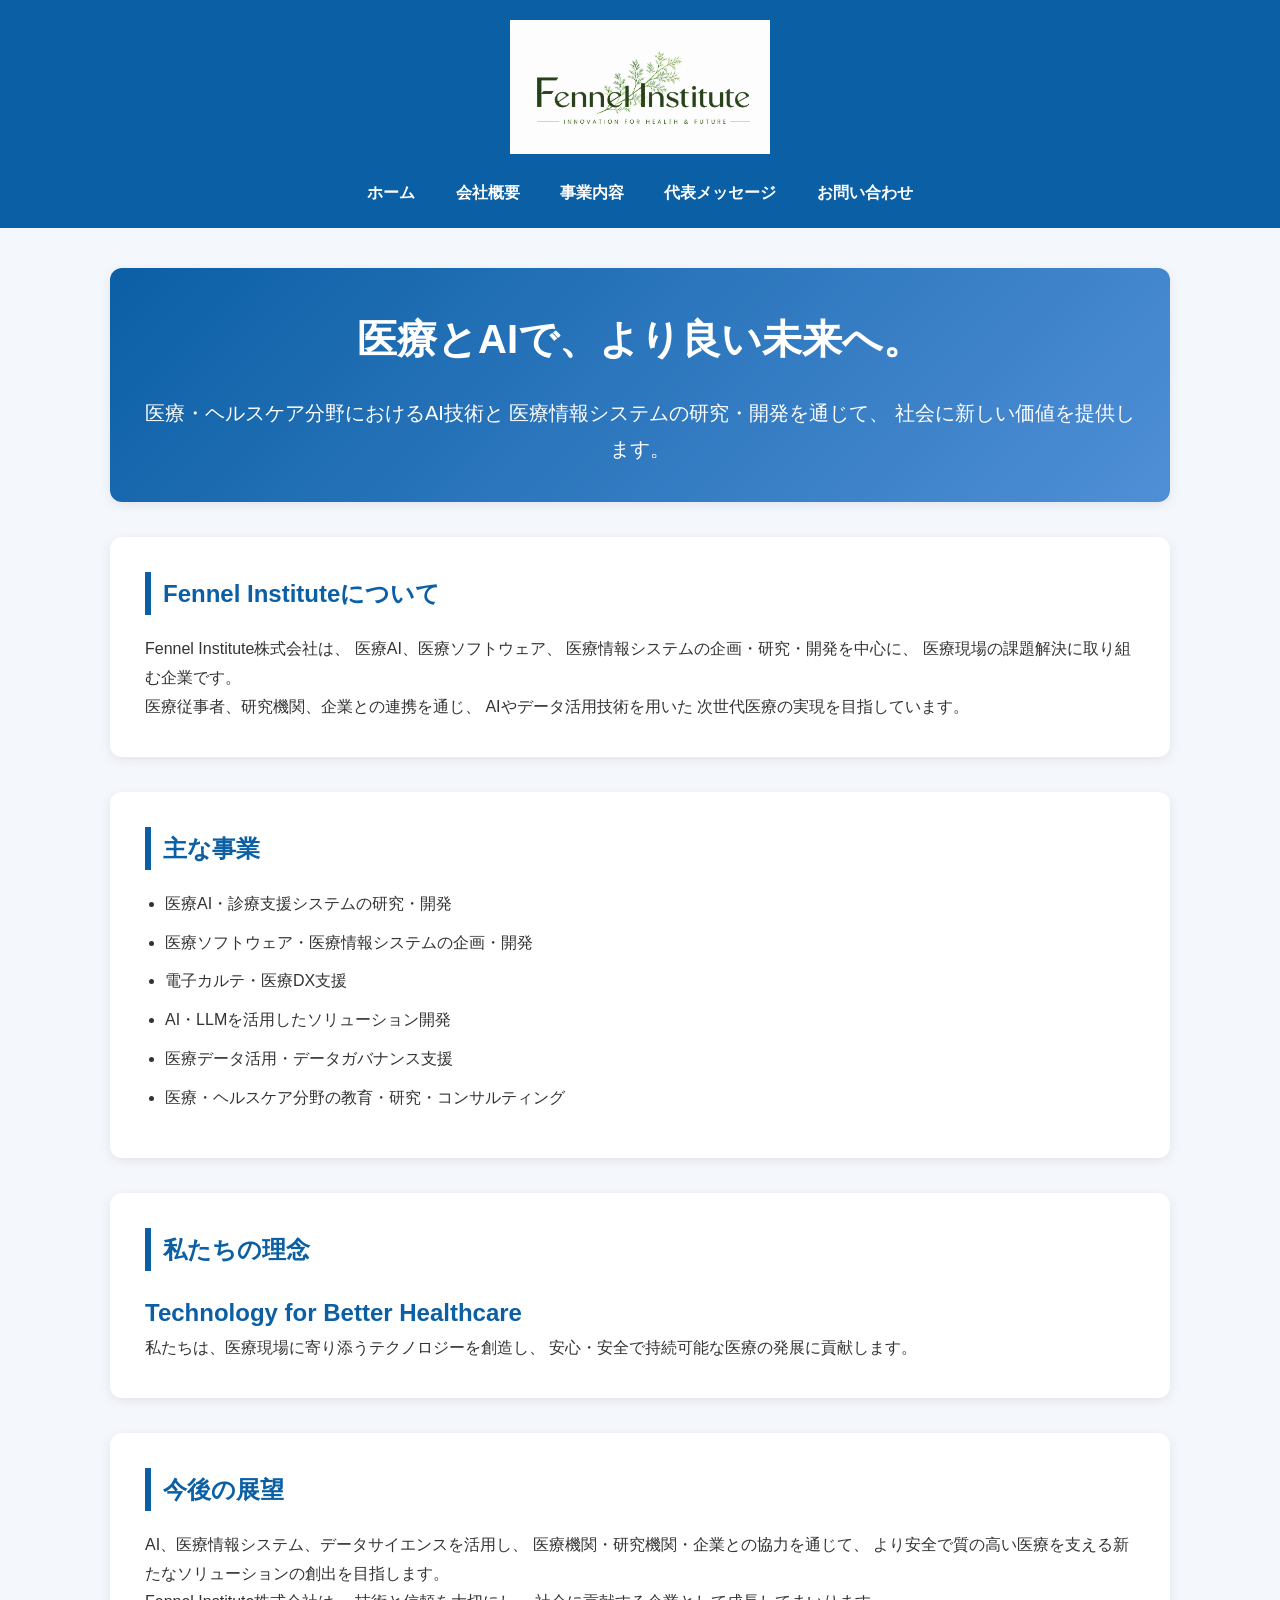
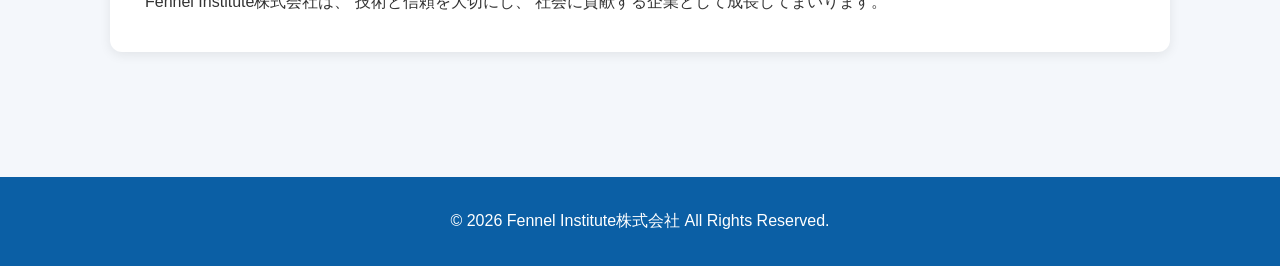
<file: index.html>
<!DOCTYPE html>
<html lang="ja">
<head>
    <meta charset="UTF-8">
    <meta name="viewport" content="width=device-width, initial-scale=1.0">
    <title>Fennel Institute株式会社</title>
    <meta name="description" content="Fennel Institute株式会社は、医療AI・医療ソフトウェア・医療情報システムの研究開発を行う企業です。">
    <link rel="stylesheet" href="style.css">
</head>

<body>

<header>

    <img src="logo.png" alt="Fennel Institute株式会社 ロゴ" class="logo">

    <nav>
        <a href="index.html">ホーム</a>
        <a href="company.html">会社概要</a>
        <a href="business.html">事業内容</a>
        <a href="message.html">代表メッセージ</a>
        <a href="contact.html">お問い合わせ</a>
    </nav>

</header>

<main>

<section class="hero">

    <h1>医療とAIで、より良い未来へ。</h1>

    <p>
        医療・ヘルスケア分野におけるAI技術と
        医療情報システムの研究・開発を通じて、
        社会に新しい価値を提供します。
    </p>

</section>

<section>

    <h2>Fennel Instituteについて</h2>

    <p>
        Fennel Institute株式会社は、
        医療AI、医療ソフトウェア、
        医療情報システムの企画・研究・開発を中心に、
        医療現場の課題解決に取り組む企業です。
    </p>

    <p>
        医療従事者、研究機関、企業との連携を通じ、
        AIやデータ活用技術を用いた
        次世代医療の実現を目指しています。
    </p>

</section>

<section>

    <h2>主な事業</h2>

    <ul>
        <li>医療AI・診療支援システムの研究・開発</li>
        <li>医療ソフトウェア・医療情報システムの企画・開発</li>
        <li>電子カルテ・医療DX支援</li>
        <li>AI・LLMを活用したソリューション開発</li>
        <li>医療データ活用・データガバナンス支援</li>
        <li>医療・ヘルスケア分野の教育・研究・コンサルティング</li>
    </ul>

</section>

<section>

    <h2>私たちの理念</h2>

    <p style="font-size:24px;font-weight:bold;color:#0b5fa5;">
        Technology for Better Healthcare
    </p>

    <p>
        私たちは、医療現場に寄り添うテクノロジーを創造し、
        安心・安全で持続可能な医療の発展に貢献します。
    </p>

</section>

<section>

    <h2>今後の展望</h2>

    <p>
        AI、医療情報システム、データサイエンスを活用し、
        医療機関・研究機関・企業との協力を通じて、
        より安全で質の高い医療を支える新たなソリューションの創出を目指します。
    </p>

    <p>
        Fennel Institute株式会社は、
        技術と信頼を大切にし、
        社会に貢献する企業として成長してまいります。
    </p>

</section>

</main>

<footer>

    <p>&copy; 2026 Fennel Institute株式会社 All Rights Reserved.</p>

</footer>

</body>
</html>
</file>
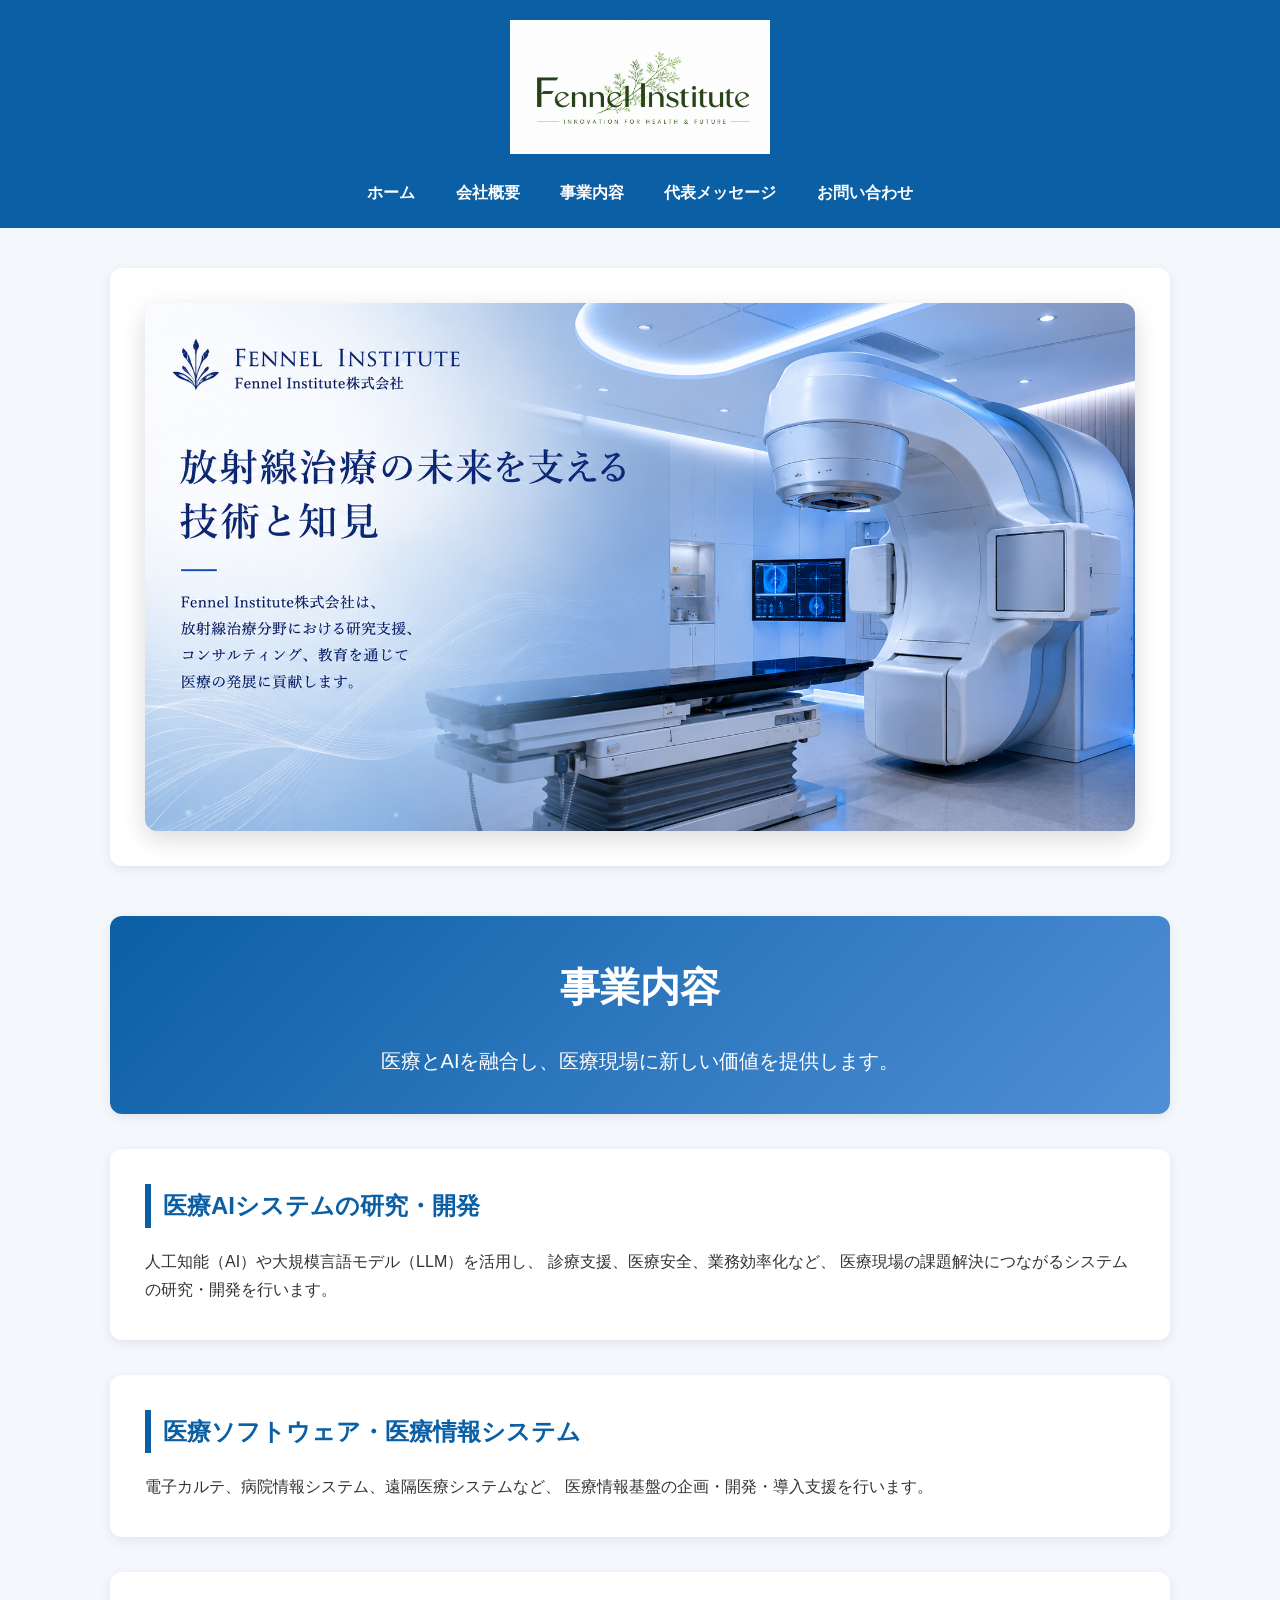
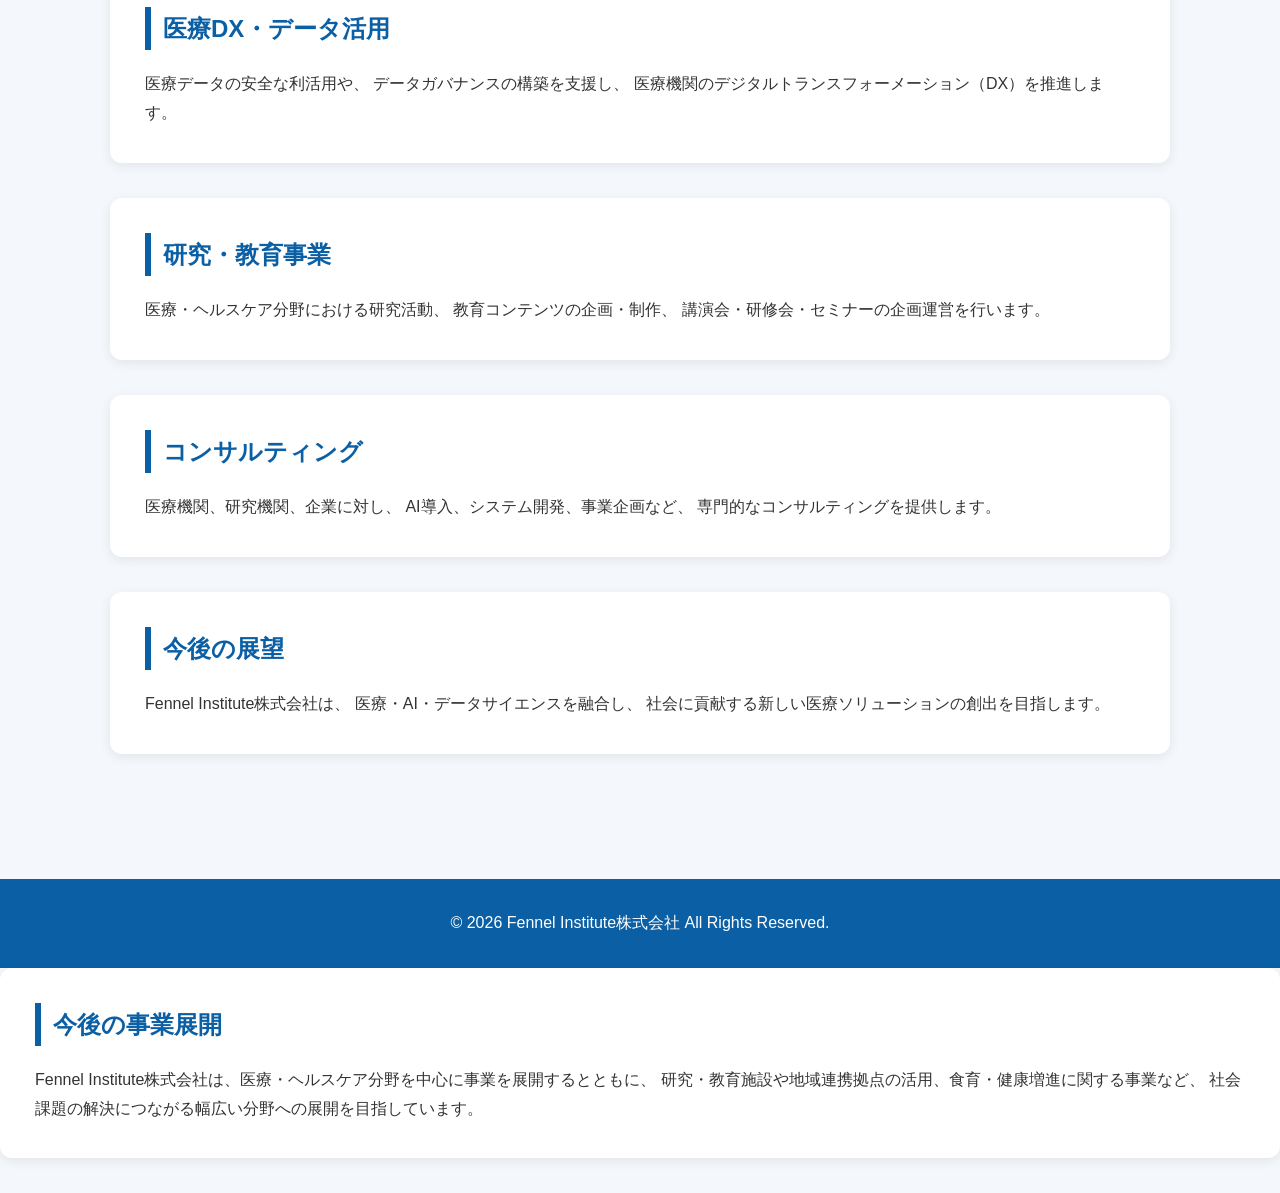
<file: business.html>
<!DOCTYPE html>
<html lang="ja">

<head>
    <meta charset="UTF-8">
    <meta name="viewport" content="width=device-width, initial-scale=1.0">
    <title>事業内容 | Fennel Institute株式会社</title>

    <link rel="stylesheet" href="style.css">
</head>

<body>

<header>

    <img src="logo.png" alt="Fennel Institute株式会社 ロゴ" class="logo">

    <nav>
        <a href="index.html">ホーム</a>
        <a href="company.html">会社概要</a>
        <a href="business.html">事業内容</a>
        <a href="message.html">代表メッセージ</a>
        <a href="contact.html">お問い合わせ</a>
    </nav>

</header>

<main>
    <section class="business-hero">
    <img src="radiotherapy-banner.png"
         alt="放射線治療分野の研究・コンサルティング">
</section>

<section class="hero">

<h1>事業内容</h1>

<p>
医療とAIを融合し、医療現場に新しい価値を提供します。
</p>

</section>

<section>

<h2>医療AIシステムの研究・開発</h2>

<p>

人工知能（AI）や大規模言語モデル（LLM）を活用し、
診療支援、医療安全、業務効率化など、
医療現場の課題解決につながるシステムの研究・開発を行います。

</p>

</section>

<section>

<h2>医療ソフトウェア・医療情報システム</h2>

<p>

電子カルテ、病院情報システム、遠隔医療システムなど、
医療情報基盤の企画・開発・導入支援を行います。

</p>

</section>

<section>

<h2>医療DX・データ活用</h2>

<p>

医療データの安全な利活用や、
データガバナンスの構築を支援し、
医療機関のデジタルトランスフォーメーション（DX）を推進します。

</p>

</section>

<section>

<h2>研究・教育事業</h2>

<p>

医療・ヘルスケア分野における研究活動、
教育コンテンツの企画・制作、
講演会・研修会・セミナーの企画運営を行います。

</p>

</section>

<section>

<h2>コンサルティング</h2>

<p>

医療機関、研究機関、企業に対し、
AI導入、システム開発、事業企画など、
専門的なコンサルティングを提供します。

</p>

</section>

<section>

<h2>今後の展望</h2>

<p>

Fennel Institute株式会社は、
医療・AI・データサイエンスを融合し、
社会に貢献する新しい医療ソリューションの創出を目指します。

</p>

</section>

</main>

<footer>

<p>&copy; 2026 Fennel Institute株式会社 All Rights Reserved.</p>

</footer>

</body>

</html>

<section>

<h2>今後の事業展開</h2>

<p>

Fennel Institute株式会社は、医療・ヘルスケア分野を中心に事業を展開するとともに、
研究・教育施設や地域連携拠点の活用、食育・健康増進に関する事業など、
社会課題の解決につながる幅広い分野への展開を目指しています。

</p>

</section>
</file>
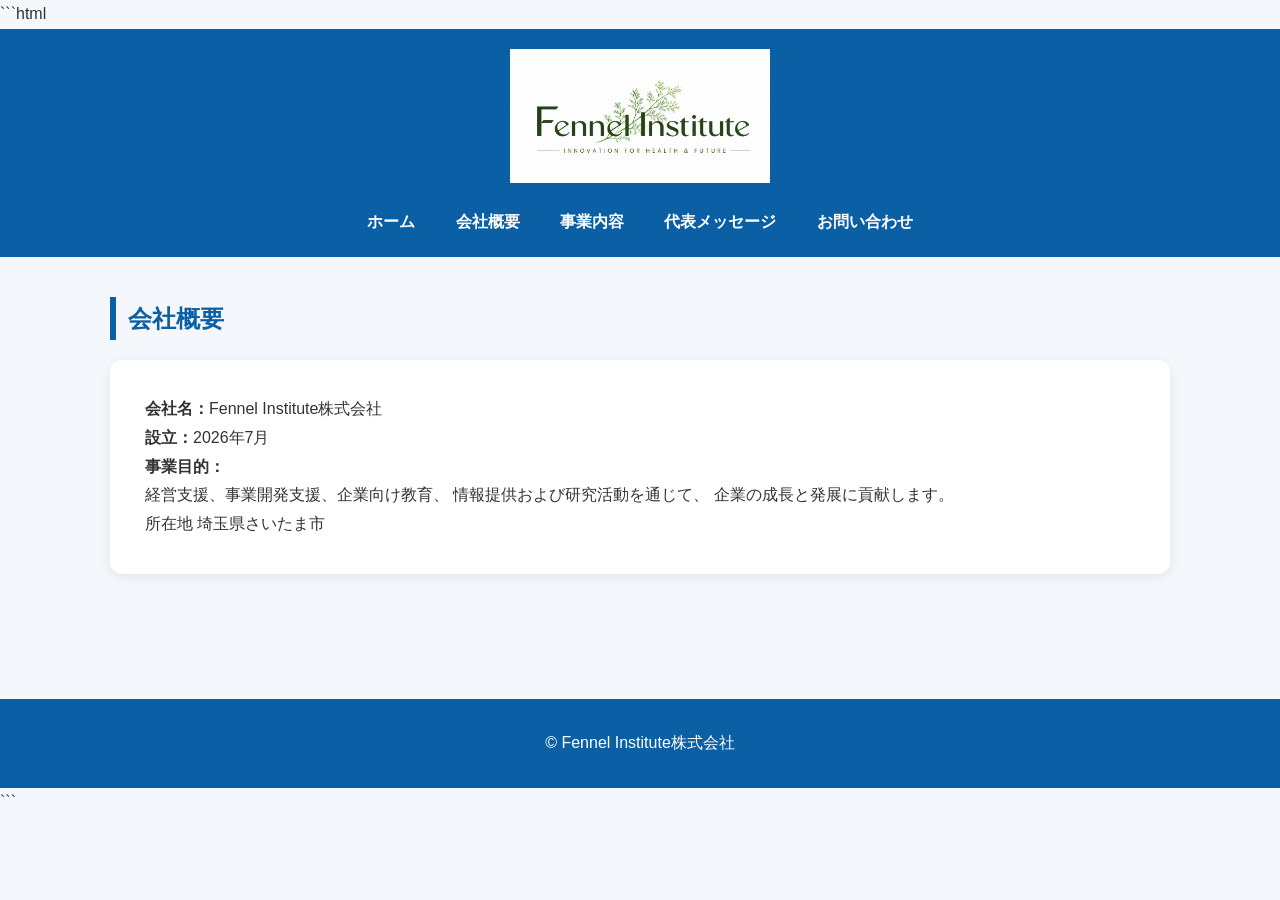
<file: company.html>
```html
<!DOCTYPE html>
<html lang="ja">

<head>
<meta charset="UTF-8">
<meta name="viewport" content="width=device-width, initial-scale=1.0">

<title>会社概要 | Fennel Institute株式会社</title>
<link rel="stylesheet" href="style.css">

</head>

<body>

<header>

<img src="logo.png" alt="Fennel Institute株式会社 ロゴ" class="logo">

<nav>
<a href="index.html">ホーム</a>
<a href="company.html">会社概要</a>
<a href="business.html">事業内容</a>
<a href="message.html">代表メッセージ</a>
<a href="contact.html">お問い合わせ</a>
</nav>

</header>


<main>

<h2>会社概要</h2>

<section class="company">

<p><strong>会社名：</strong>Fennel Institute株式会社</p>

<p><strong>設立：</strong>2026年7月</p>

<p><strong>事業目的：</strong><br>
経営支援、事業開発支援、企業向け教育、
情報提供および研究活動を通じて、
企業の成長と発展に貢献します。
</p>

<tr>
  <th>所在地</th>
  <td>埼玉県さいたま市</td>
</tr>
</p>

</section>

</main>


<footer>

<p>© Fennel Institute株式会社</p>

</footer>

</body>
</html>
```
</file>
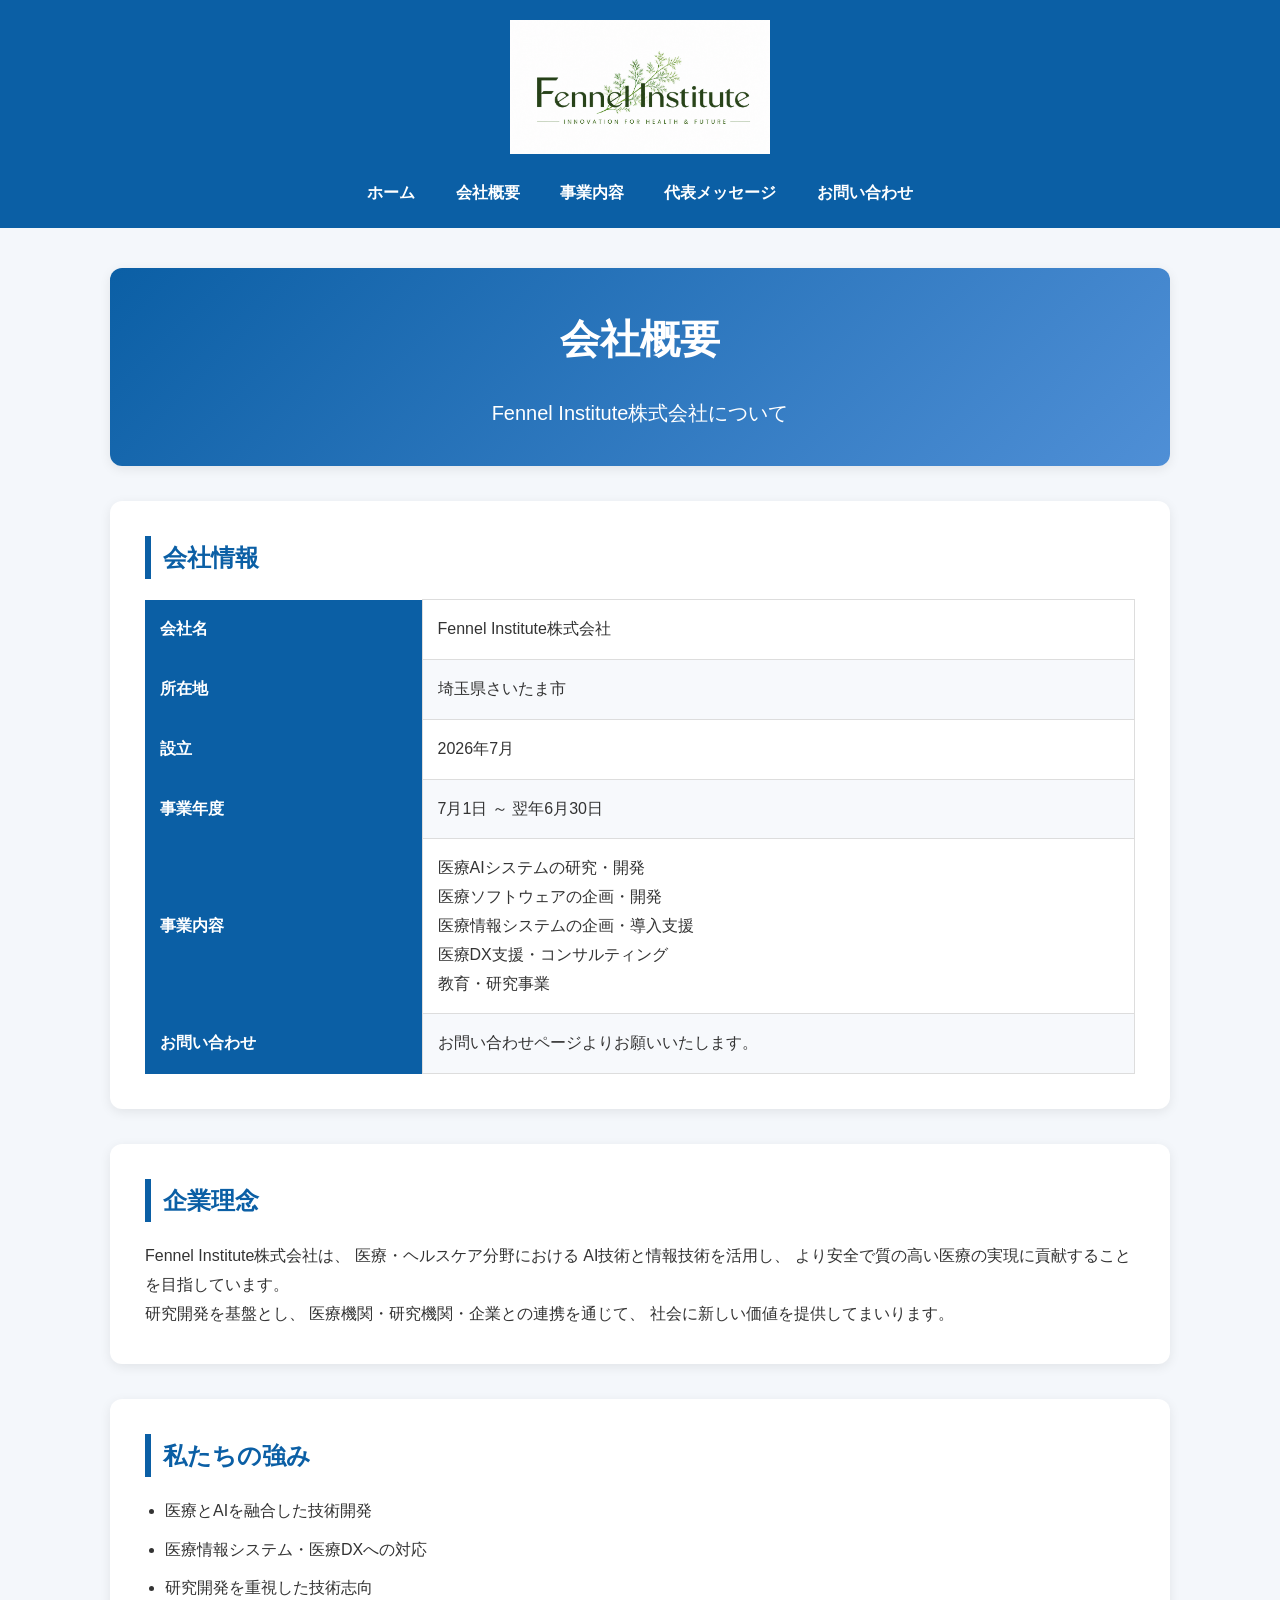
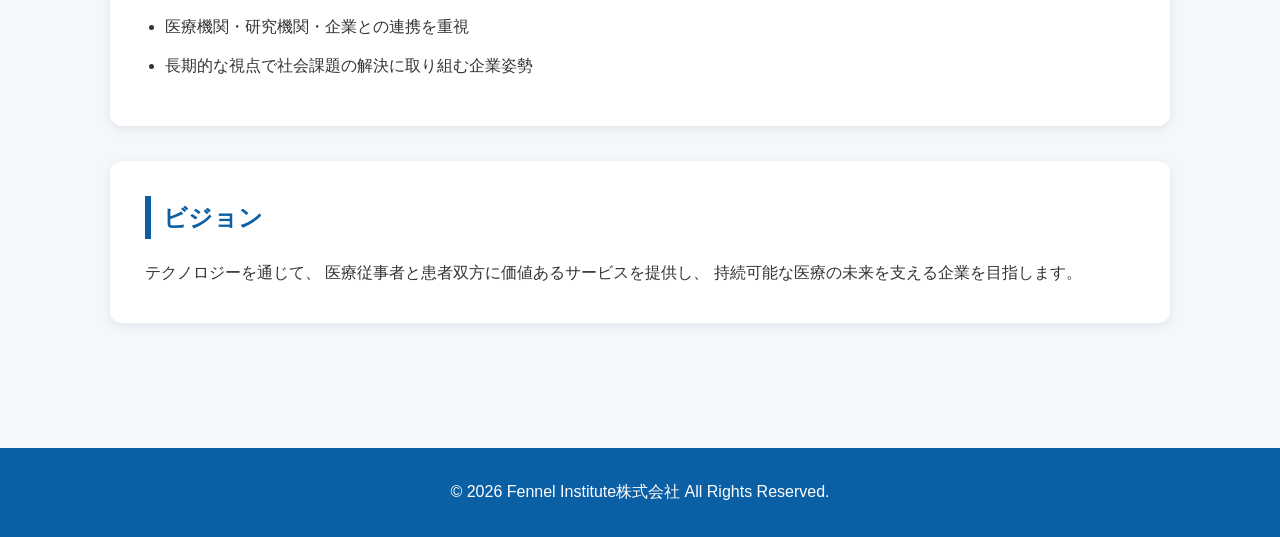
<file: contact.html>
<!DOCTYPE html>
<html lang="ja">

<head>
    <meta charset="UTF-8">
    <meta name="viewport" content="width=device-width, initial-scale=1.0">

    <title>会社概要 | Fennel Institute株式会社</title>

    <link rel="stylesheet" href="style.css">
</head>

<body>

<header>

    <img src="logo.png" alt="Fennel Institute株式会社 ロゴ" class="logo">

    <nav>
        <a href="index.html">ホーム</a>
        <a href="company.html">会社概要</a>
        <a href="business.html">事業内容</a>
        <a href="message.html">代表メッセージ</a>
        <a href="contact.html">お問い合わせ</a>
    </nav>

</header>

<main>

<section class="hero">

<h1>会社概要</h1>

<p>
Fennel Institute株式会社について
</p>

</section>

<section>

<h2>会社情報</h2>

<table class="company-table">

<tr>
<th>会社名</th>
<td>Fennel Institute株式会社</td>
</tr>

<tr>
<th>所在地</th>
<td>埼玉県さいたま市</td>
</tr>

<tr>
<th>設立</th>
<td>2026年7月</td>
</tr>

<tr>
<th>事業年度</th>
<td>7月1日 ～ 翌年6月30日</td>
</tr>

<tr>
<th>事業内容</th>
<td>
医療AIシステムの研究・開発<br>
医療ソフトウェアの企画・開発<br>
医療情報システムの企画・導入支援<br>
医療DX支援・コンサルティング<br>
教育・研究事業
</td>
</tr>

<tr>
<th>お問い合わせ</th>
<td>
お問い合わせページよりお願いいたします。
</td>
</tr>

</table>

</section>

<section>

<h2>企業理念</h2>

<p>

Fennel Institute株式会社は、
医療・ヘルスケア分野における
AI技術と情報技術を活用し、
より安全で質の高い医療の実現に貢献することを目指しています。

</p>

<p>

研究開発を基盤とし、
医療機関・研究機関・企業との連携を通じて、
社会に新しい価値を提供してまいります。

</p>

</section>

<section>

<h2>私たちの強み</h2>

<ul>

<li>医療とAIを融合した技術開発</li>

<li>医療情報システム・医療DXへの対応</li>

<li>研究開発を重視した技術志向</li>

<li>医療機関・研究機関・企業との連携を重視</li>

<li>長期的な視点で社会課題の解決に取り組む企業姿勢</li>

</ul>

</section>

<section>

<h2>ビジョン</h2>

<p>

テクノロジーを通じて、
医療従事者と患者双方に価値あるサービスを提供し、
持続可能な医療の未来を支える企業を目指します。

</p>

</section>

</main>

<footer>

<p>&copy; 2026 Fennel Institute株式会社 All Rights Reserved.</p>

</footer>

</body>

</html>
</file>
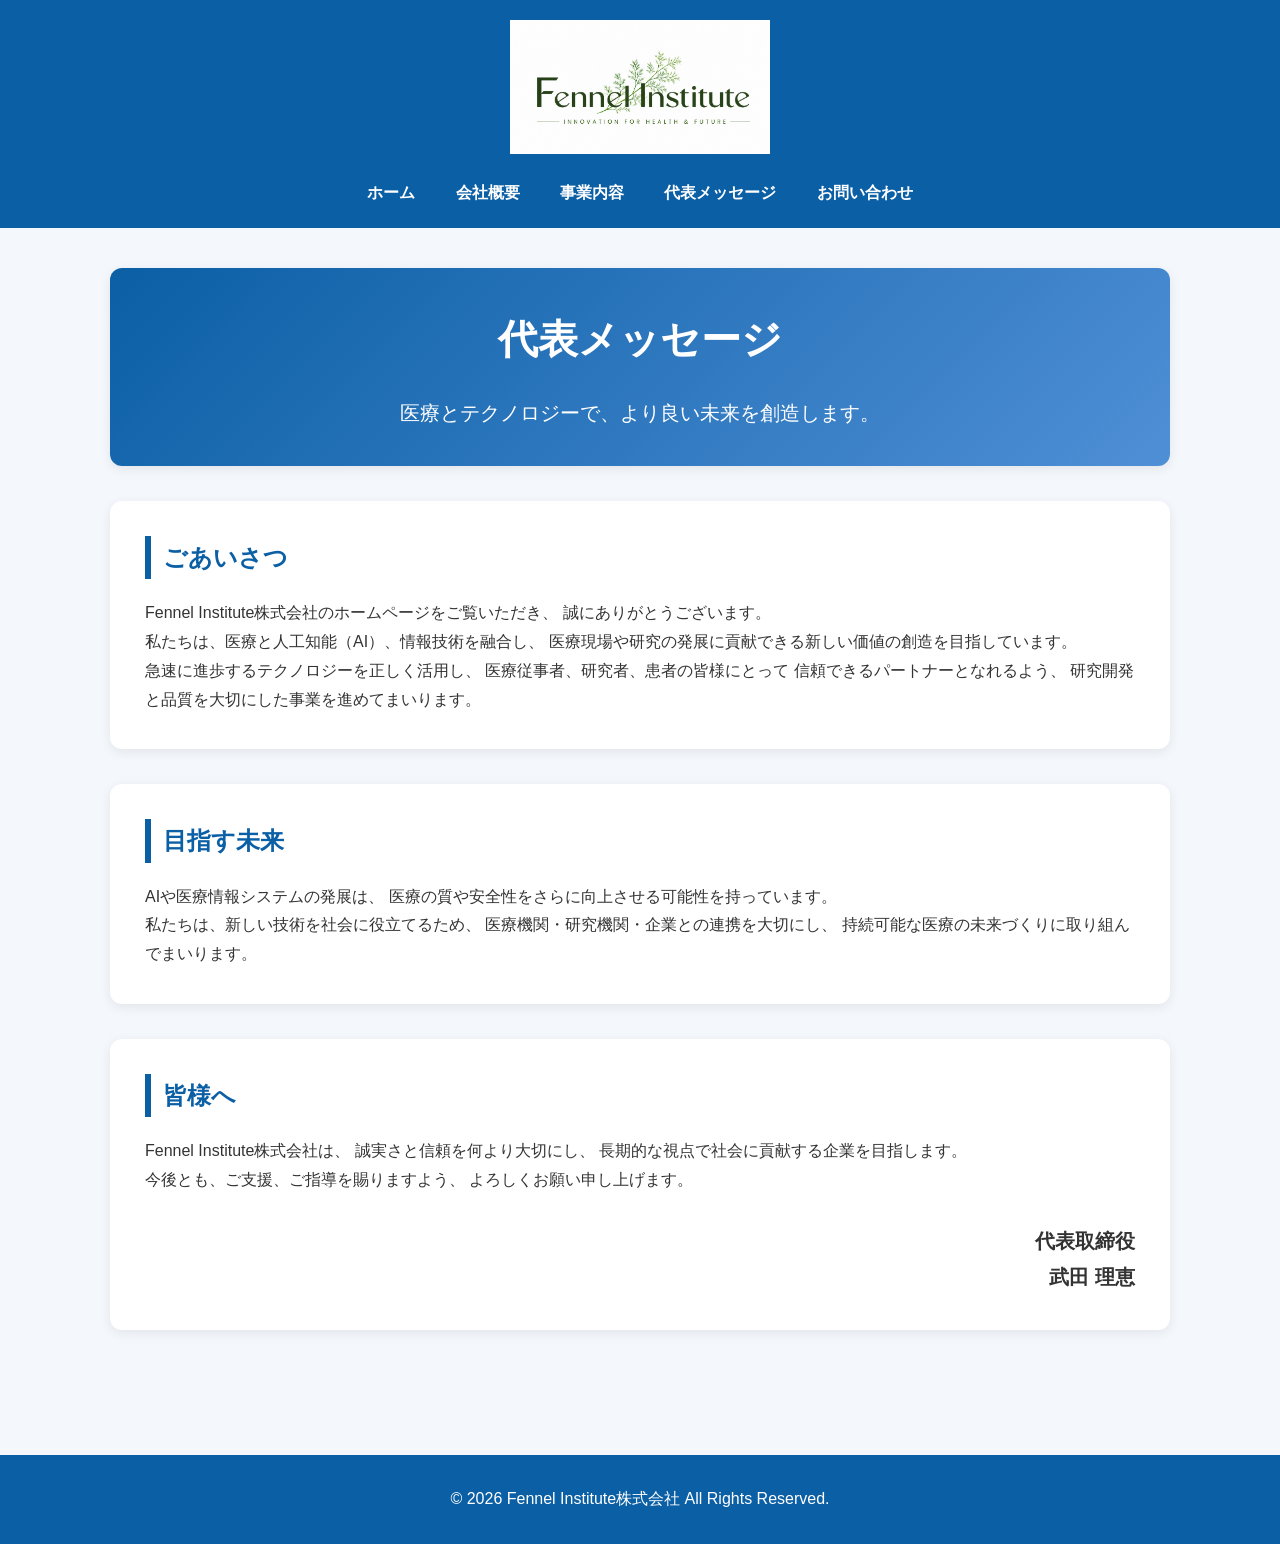
<file: message.html>
<!DOCTYPE html>
<html lang="ja">

<head>
    <meta charset="UTF-8">
    <meta name="viewport" content="width=device-width, initial-scale=1.0">
    <title>代表メッセージ | Fennel Institute株式会社</title>

    <link rel="stylesheet" href="style.css">
</head>

<body>

<header>

    <img src="logo.png" alt="Fennel Institute株式会社 ロゴ" class="logo">

    <nav>
        <a href="index.html">ホーム</a>
        <a href="company.html">会社概要</a>
        <a href="business.html">事業内容</a>
        <a href="message.html">代表メッセージ</a>
        <a href="contact.html">お問い合わせ</a>
    </nav>

</header>

<main>

<section class="hero">

<h1>代表メッセージ</h1>

<p>
医療とテクノロジーで、より良い未来を創造します。
</p>

</section>

<section>

<h2>ごあいさつ</h2>

<p>

Fennel Institute株式会社のホームページをご覧いただき、
誠にありがとうございます。

</p>

<p>

私たちは、医療と人工知能（AI）、情報技術を融合し、
医療現場や研究の発展に貢献できる新しい価値の創造を目指しています。

</p>

<p>

急速に進歩するテクノロジーを正しく活用し、
医療従事者、研究者、患者の皆様にとって
信頼できるパートナーとなれるよう、
研究開発と品質を大切にした事業を進めてまいります。

</p>

</section>

<section>

<h2>目指す未来</h2>

<p>

AIや医療情報システムの発展は、
医療の質や安全性をさらに向上させる可能性を持っています。

</p>

<p>

私たちは、新しい技術を社会に役立てるため、
医療機関・研究機関・企業との連携を大切にし、
持続可能な医療の未来づくりに取り組んでまいります。

</p>

</section>

<section>

<h2>皆様へ</h2>

<p>

Fennel Institute株式会社は、
誠実さと信頼を何より大切にし、
長期的な視点で社会に貢献する企業を目指します。

</p>

<p>

今後とも、ご支援、ご指導を賜りますよう、
よろしくお願い申し上げます。

</p>

<br>

<p style="text-align:right; font-weight:bold; font-size:20px;">

代表取締役<br>
武田 理恵

</p>

</section>

</main>

<footer>

<p>&copy; 2026 Fennel Institute株式会社 All Rights Reserved.</p>

</footer>

</body>

</html>
</file>
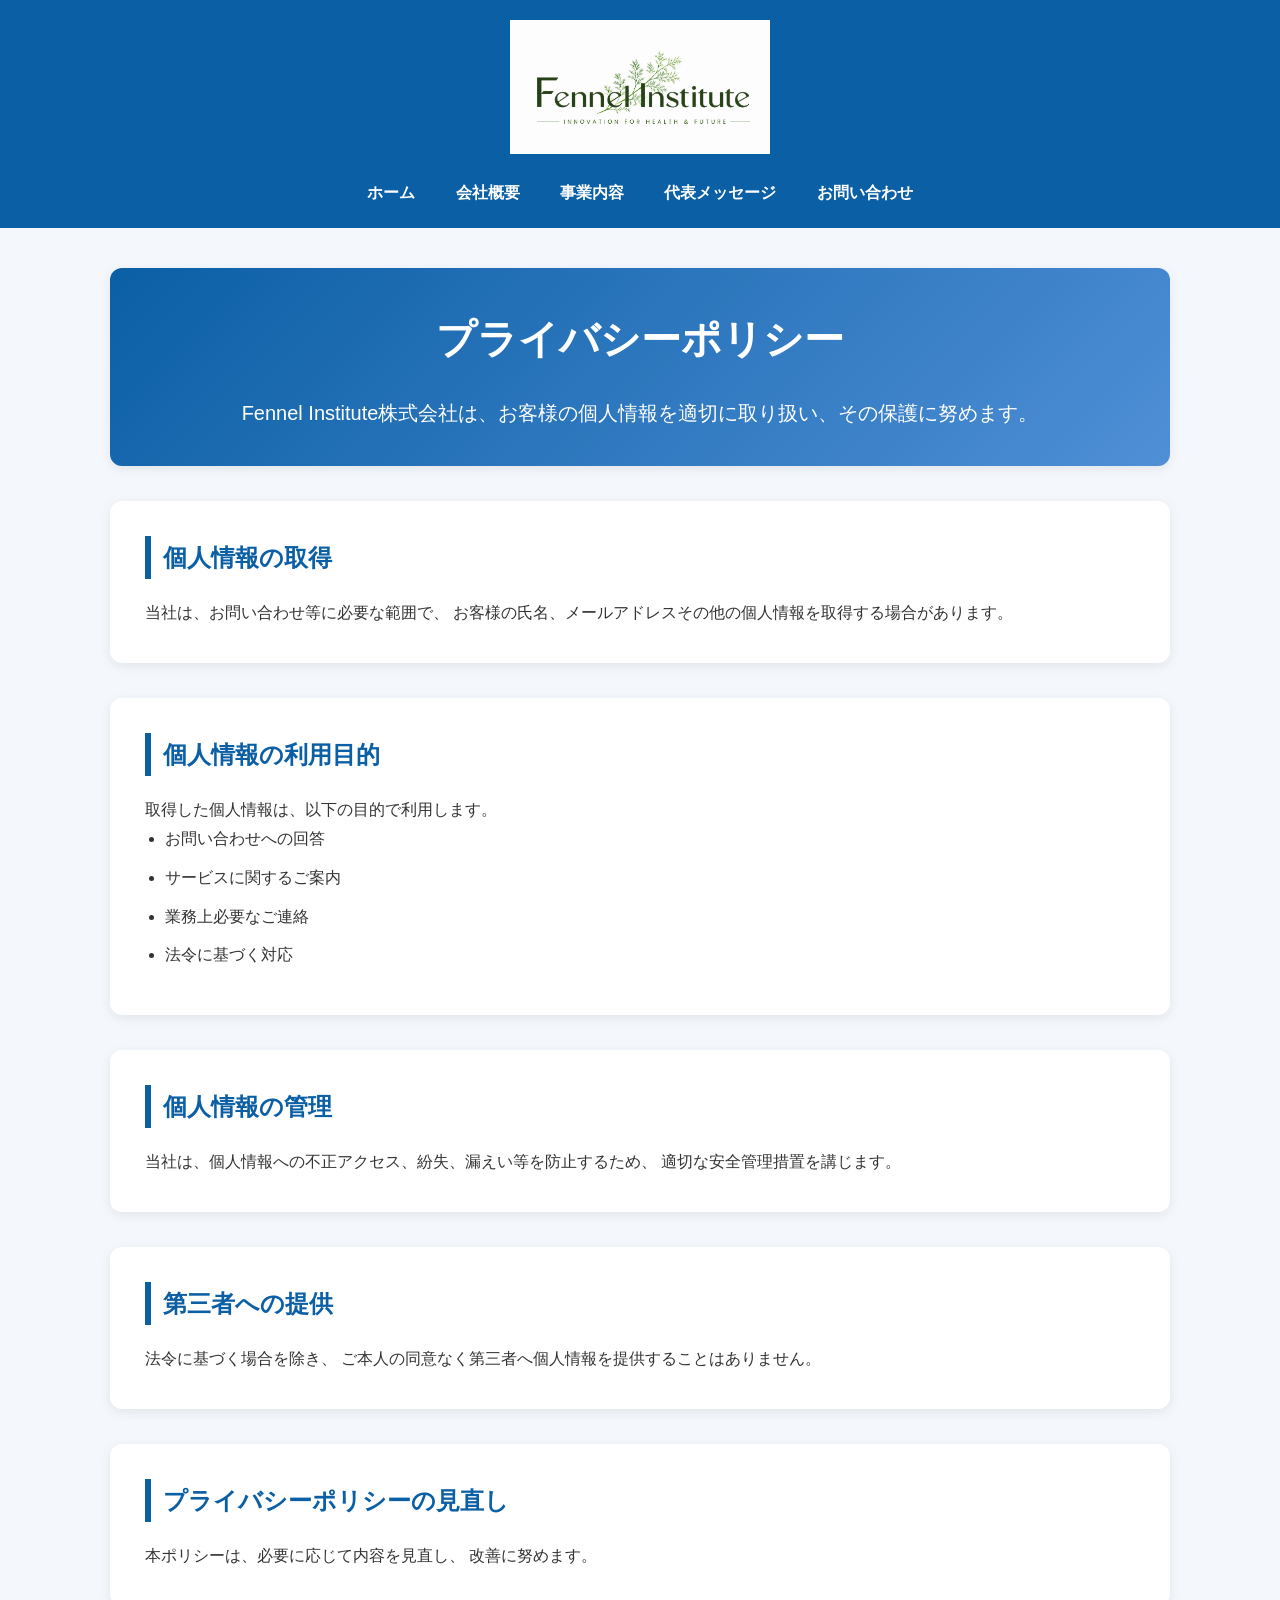
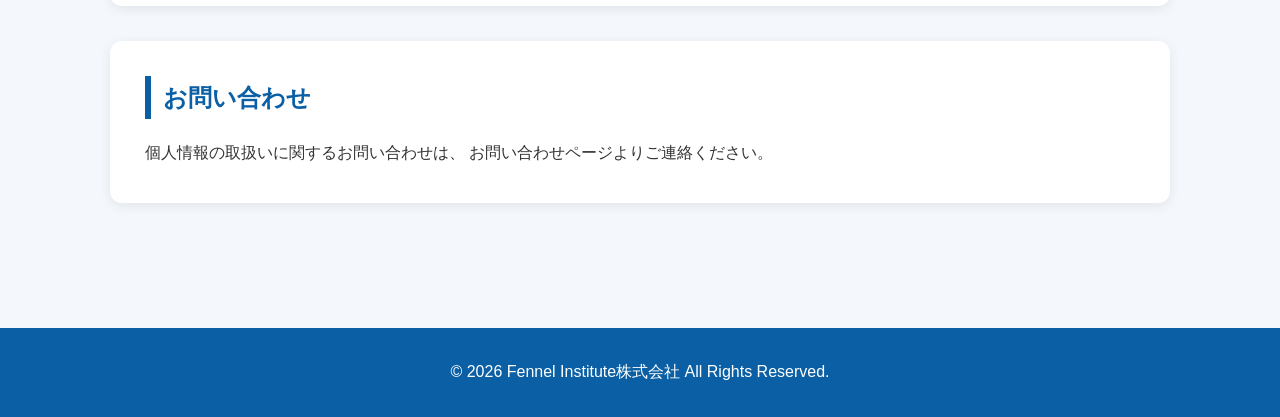
<file: privacy.html>
<!DOCTYPE html>
<html lang="ja">

<head>
    <meta charset="UTF-8">
    <meta name="viewport" content="width=device-width, initial-scale=1.0">
    <title>プライバシーポリシー | Fennel Institute株式会社</title>

    <link rel="stylesheet" href="style.css">
</head>

<body>

<header>

    <img src="logo.png" alt="Fennel Institute株式会社 ロゴ" class="logo">

    <nav>
        <a href="index.html">ホーム</a>
        <a href="company.html">会社概要</a>
        <a href="business.html">事業内容</a>
        <a href="message.html">代表メッセージ</a>
        <a href="contact.html">お問い合わせ</a>
    </nav>

</header>

<main>

<section class="hero">

<h1>プライバシーポリシー</h1>

<p>
Fennel Institute株式会社は、お客様の個人情報を適切に取り扱い、その保護に努めます。
</p>

</section>

<section>

<h2>個人情報の取得</h2>

<p>

当社は、お問い合わせ等に必要な範囲で、
お客様の氏名、メールアドレスその他の個人情報を取得する場合があります。

</p>

</section>

<section>

<h2>個人情報の利用目的</h2>

<p>

取得した個人情報は、以下の目的で利用します。

</p>

<ul>

<li>お問い合わせへの回答</li>

<li>サービスに関するご案内</li>

<li>業務上必要なご連絡</li>

<li>法令に基づく対応</li>

</ul>

</section>

<section>

<h2>個人情報の管理</h2>

<p>

当社は、個人情報への不正アクセス、紛失、漏えい等を防止するため、
適切な安全管理措置を講じます。

</p>

</section>

<section>

<h2>第三者への提供</h2>

<p>

法令に基づく場合を除き、
ご本人の同意なく第三者へ個人情報を提供することはありません。

</p>

</section>

<section>

<h2>プライバシーポリシーの見直し</h2>

<p>

本ポリシーは、必要に応じて内容を見直し、
改善に努めます。

</p>

</section>

<section>

<h2>お問い合わせ</h2>

<p>

個人情報の取扱いに関するお問い合わせは、
お問い合わせページよりご連絡ください。

</p>

</section>

</main>

<footer>

<p>&copy; 2026 Fennel Institute株式会社 All Rights Reserved.</p>

</footer>

</body>

</html>
</file>
<file: style.css>
/* ===== 全体 ===== */

*{
    margin:0;
    padding:0;
    box-sizing:border-box;
}

body{
    font-family: "Yu Gothic","Hiragino Kaku Gothic ProN",Meiryo,sans-serif;
    background:#f4f7fb;
    color:#333;
    line-height:1.8;
}

/* ===== ヘッダー ===== */

header{
    background:#0b5fa5;
    color:white;
    padding:20px 0;
}

header h1{
    text-align:center;
    font-size:34px;
}

header p{
    text-align:center;
    margin-top:8px;
}

/* ===== メニュー ===== */

nav{
    margin-top:15px;
    text-align:center;
}


nav a{
    color:white;
    text-decoration:none;
    margin:0 18px;
    font-weight:bold;
    font-size:16px;
}

nav a:hover{
    color:#08467a;
}

/* ===== メイン ===== */

main{
    max-width:1100px;
    margin:auto;
    padding:40px 20px;
}

/* ===== カード ===== */

section{
    background:white;
    margin-bottom:35px;
    padding:35px;
    border-radius:12px;
    box-shadow:0 3px 12px rgba(0,0,0,0.08);
}

/* ===== タイトル ===== */

h2{
    color:#0b5fa5;
    margin-bottom:20px;
    border-left:6px solid #0b5fa5;
    padding-left:12px;
}

/* ===== Hero ===== */

.hero{
    text-align:center;
    background:linear-gradient(135deg,#0b5fa5,#4f8fd6);
    color:white;
}

.hero h1{
    font-size:40px;
    margin-bottom:20px;
}

.hero p{
    font-size:20px;
}

/* ===== リスト ===== */

ul{
    margin-left:20px;
}

li{
    margin-bottom:10px;
}

/* ===== 会社概要 ===== */

.company-table{
    width:100%;
    border-collapse:collapse;
}

.company-table th{

    width:28%;
    background:#0b5fa5;
    color:white;
    padding:15px;
    text-align:left;
}

.company-table td{

    padding:15px;
    border:1px solid #ddd;
}

.company-table tr:nth-child(even){

    background:#f7f9fc;
}

/* ===== ボタン ===== */

.button{

    display:inline-block;
    background:#0b5fa5;
    color:white;
    text-decoration:none;
    padding:12px 25px;
    border-radius:8px;
    margin-top:20px;
}

.button:hover{

    background:#08467a;
}

/* ===== フッター ===== */

footer{

    background:#0b5fa5;
    color:white;
    text-align:center;
    padding:30px;
    margin-top:50px;
}

/* ===== スマホ ===== */

@media (max-width:768px){

header h1{

font-size:28px;

}

.hero h1{

font-size:30px;

}

.hero p{

font-size:18px;

}

.company-table th,
.company-table td{

display:block;
width:100%;

}

.company-table th{

margin-top:10px;

}

nav a{

display:block;
margin:10px 0;

}

}
.logo{
    display:block;
    width:260px;
    max-width:90%;
    height:auto;
    margin:0 auto 25px;
}
}

<section class="hero">

<h1>事業内容</h1>

<p>
医療とAIを融合し、医療現場に新しい価値を提供します。
</p>

</section>

<div class="card-container">

<div class="card">
<h3>🩺 医療AI・診療支援</h3>
<p>
人工知能（AI）や大規模言語モデル（LLM）を活用し、
診療支援、医療安全、業務効率化などのシステムを研究・開発します。
</p>
</div>

<div class="card">
<h3>💻 医療ソフトウェア</h3>
<p>
医療機器、医療用ソフトウェア、
電子カルテ、病院情報システムなどの
企画・研究・開発・導入支援を行います。
</p>
</div>

<div class="card">
<h3>📊 医療DX・データ活用</h3>
<p>
医療データの収集・管理・解析・匿名加工、
データガバナンスや医療DX推進を支援します。
</p>
</div>

<div class="card">
<h3>🎓 研究・教育</h3>
<p>
講演会、研修会、セミナーの開催、
教育コンテンツの企画・制作、
医療・AI分野の研究活動を推進します。
</p>
</div>

<div class="card">
<h3>🏡 地域連携・施設活用</h3>
<p>
研究施設や教育施設、
古民家などの地域資源を活用し、
交流・研究・教育の拠点づくりを目指します。
</p>
</div>

<div class="card">
<h3>🌱 食育・健康増進</h3>
<p>
食育、栄養、健康増進、
地域産品の活用など、
健康で豊かな社会づくりに貢献します。
</p>
</div>

</div>

/* ===== 事業内容カード ===== */

.business-container{
    display:flex;
    flex-wrap:wrap;
    gap:25px;
    justify-content:center;
    margin-top:40px;
}


.business-card{

    width:280px;

    background:white;

    border-radius:10px;

    padding:25px;

    box-shadow:0 3px 10px rgba(0,0,0,0.15);

    text-align:center;

}


.business-card h3{

    color:#0b5fa5;

    margin-bottom:15px;

}


.business-card p{

    line-height:1.8;

}


/* スマホ対応 */

@media(max-width:600px){

.business-card{

    width:90%;

}

}
/* ===== 事業内容トップ画像 ===== */

.business-hero{
    margin:0 0 50px;
}

.business-hero img{
    width:100%;
    max-width:1200px;
    display:block;
    margin:0 auto;
    border-radius:12px;
    box-shadow:0 8px 24px rgba(0,0,0,.15);
}
</file>
